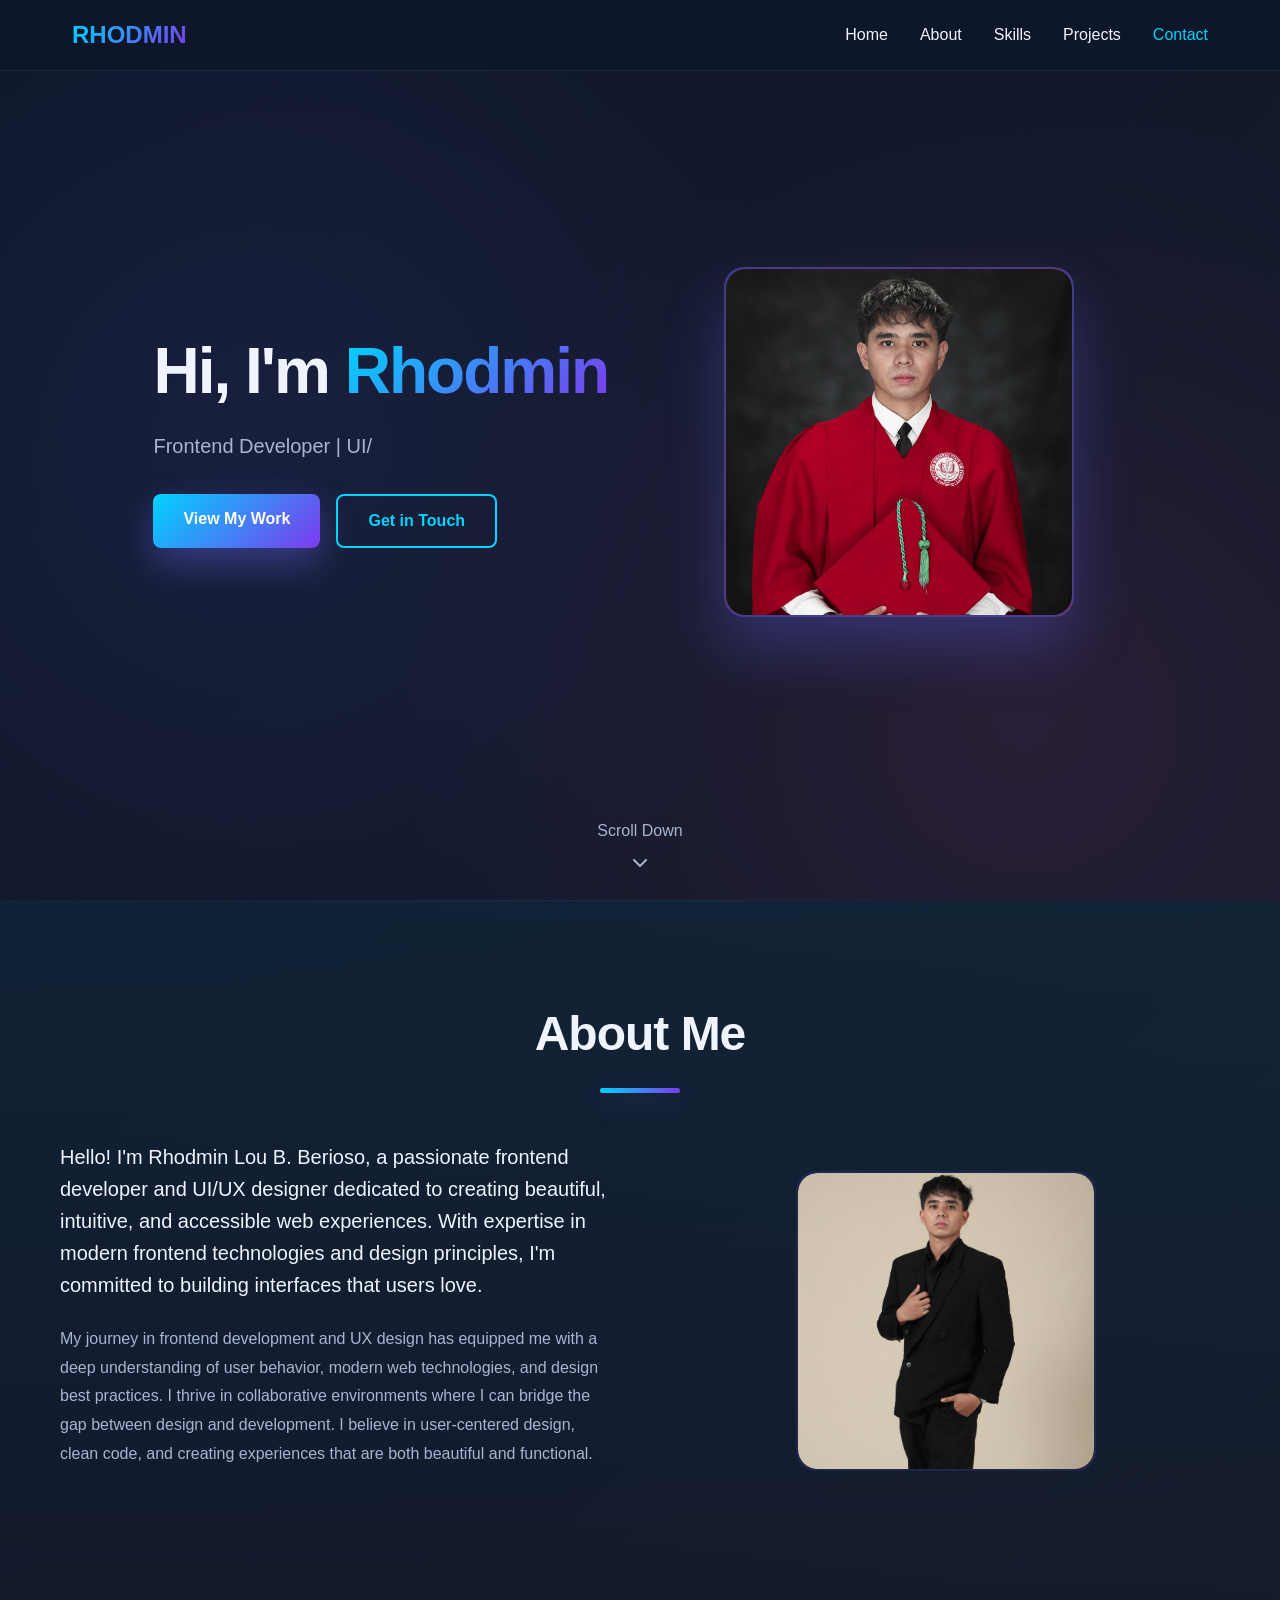
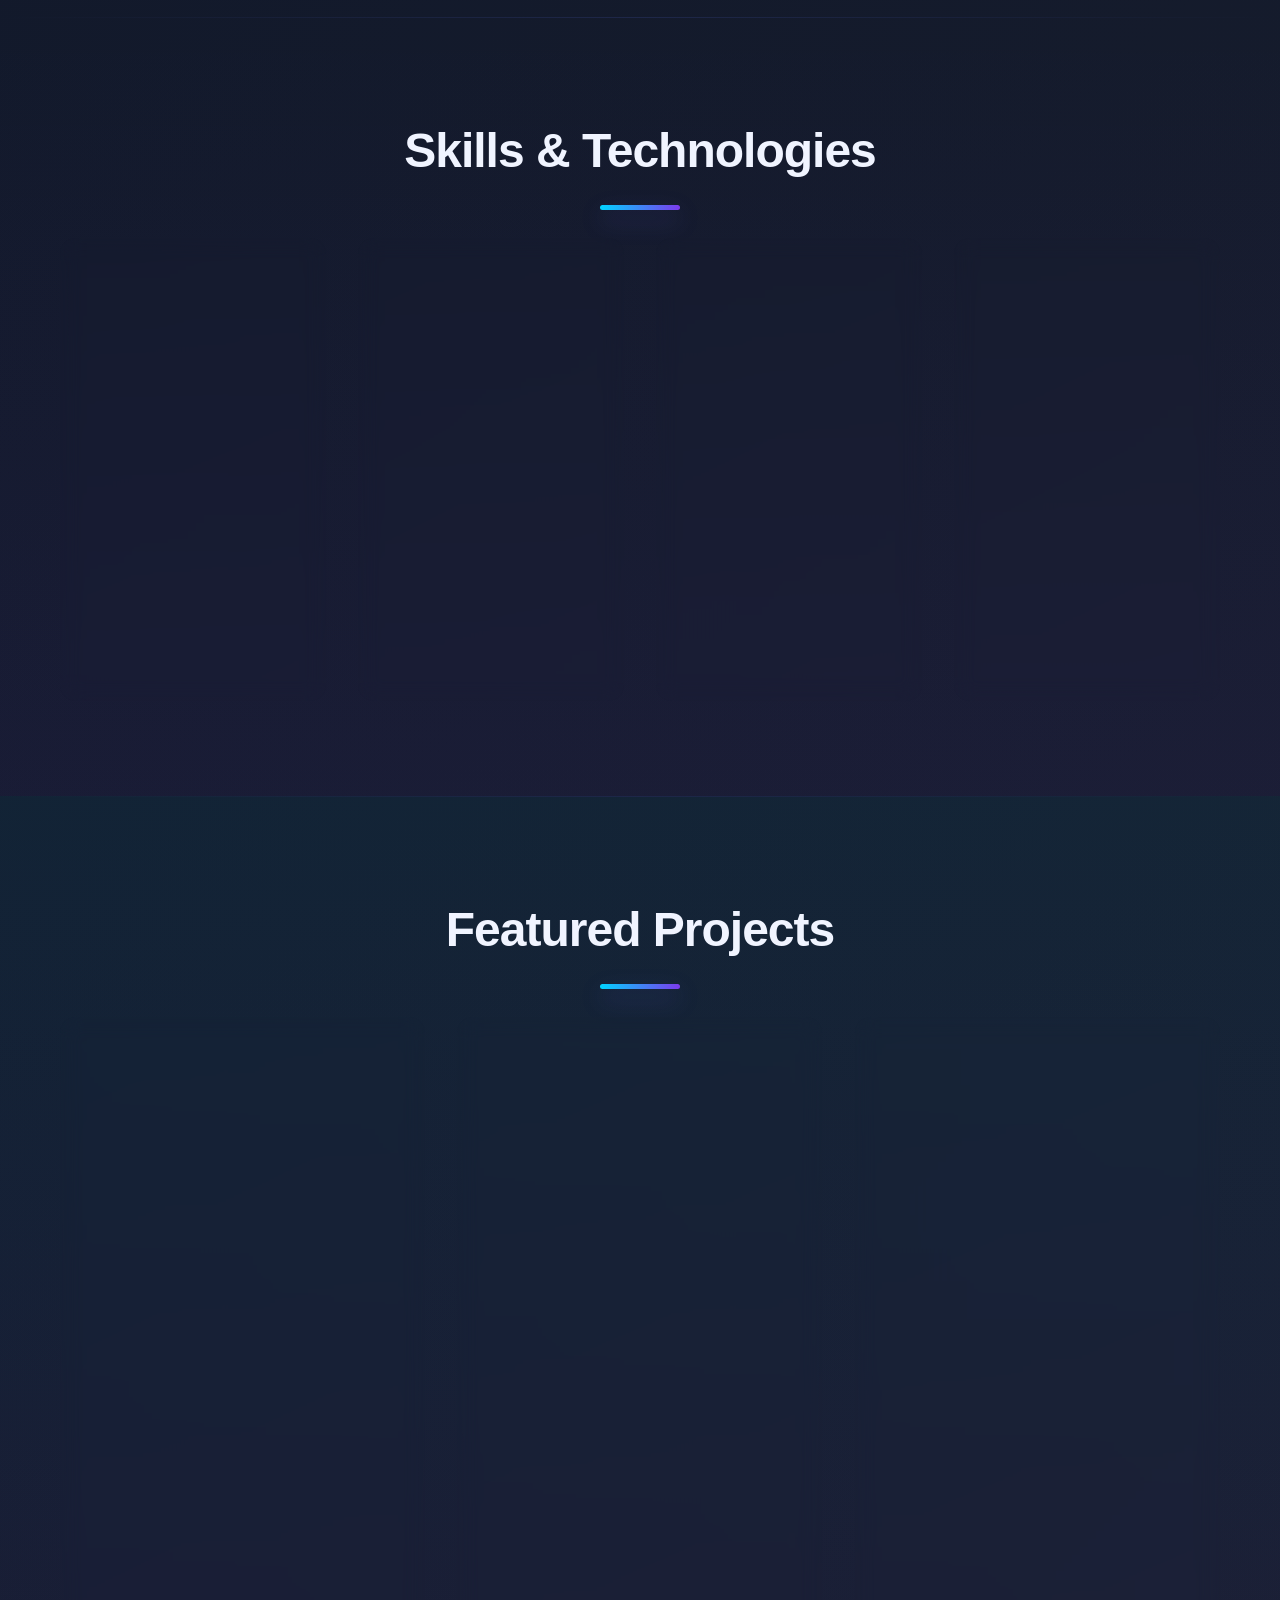
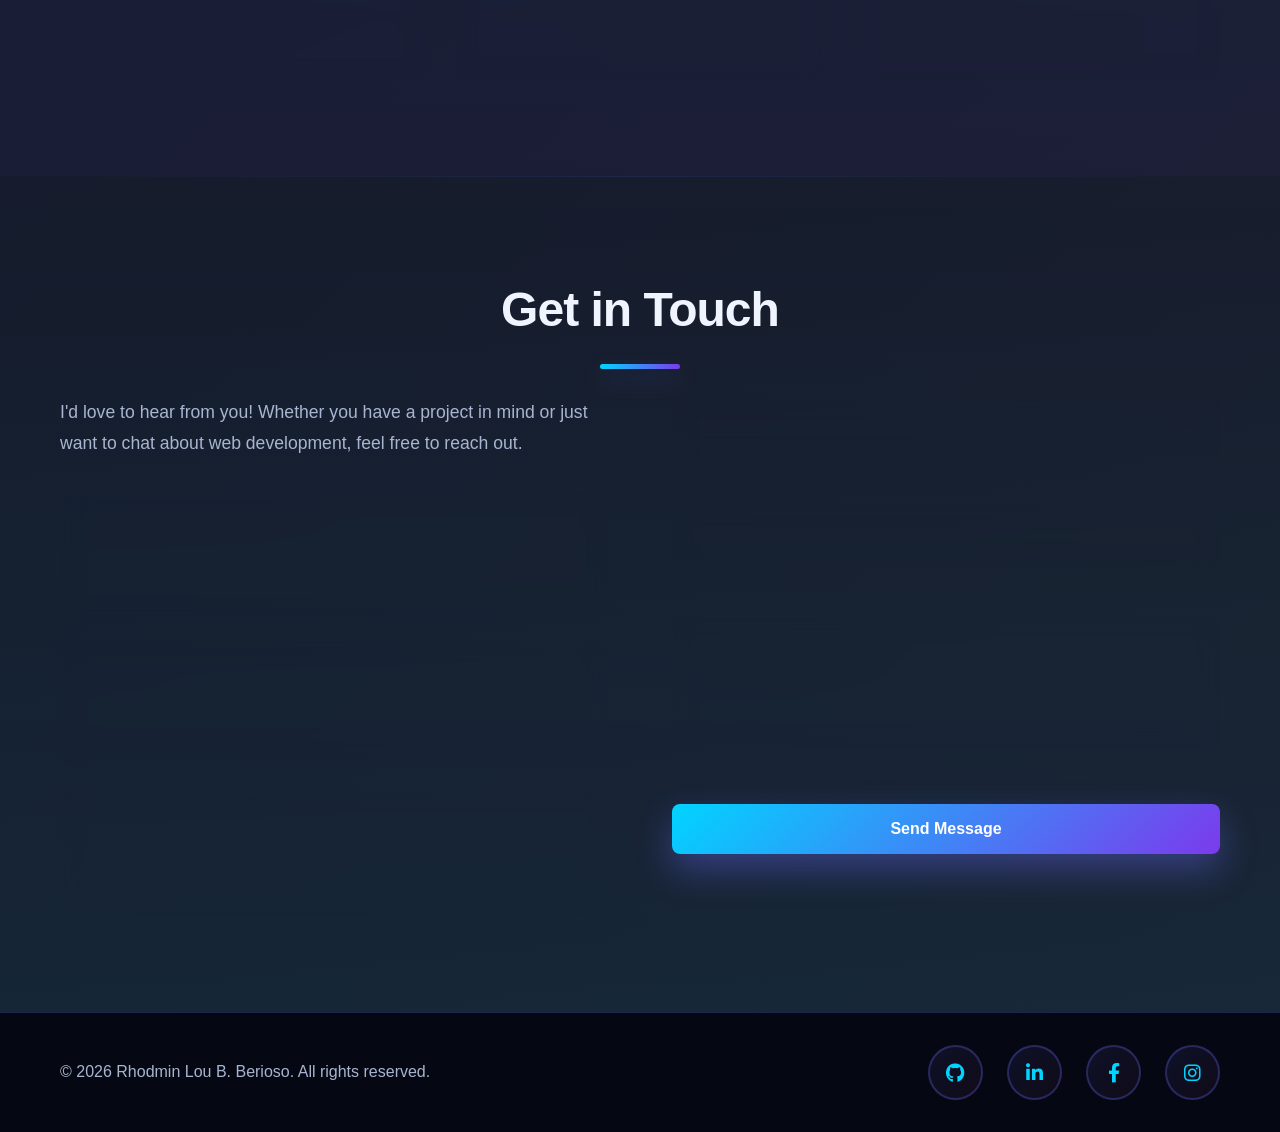
<file: index.html>
<!DOCTYPE html>
<html lang="en">
<head>
    <meta charset="UTF-8">
    <meta name="viewport" content="width=device-width, initial-scale=1.0">
    <title>Rhodmin Lou B. Berioso - Portfolio</title>
    <link rel="stylesheet" href="styles.css">
    <link rel="stylesheet" href="https://cdnjs.cloudflare.com/ajax/libs/font-awesome/6.0.0/css/all.min.css">
</head>
<body>
    <!-- Navigation -->
    <nav class="navbar">
        <div class="nav-container">
            <div class="logo">
                <span class="logo-text">RHODMIN</span>
            </div>
            <div class="hamburger" id="hamburger">
                <span></span>
                <span></span>
                <span></span>
            </div>
            <ul class="nav-menu" id="navMenu">
                <li><a href="#home" class="nav-link">Home</a></li>
                <li><a href="#about" class="nav-link">About</a></li>
                <li><a href="#skills" class="nav-link">Skills</a></li>
                <li><a href="#projects" class="nav-link">Projects</a></li>
                <li><a href="#contact" class="nav-link">Contact</a></li>
            </ul>
        </div>
    </nav>

    <!-- Hero Section -->
    <section id="home" class="hero">
        <div class="hero-content">
            <div class="hero-text">
                <h1 class="hero-title">
                    <span class="word">Hi,</span>
                    <span class="word">I'm</span>
                    <span class="word highlight">Rhodmin</span>
                </h1>
                <p class="hero-subtitle">Frontend Developer | UI/UX Designer | User-Focused Design</p>
                <div class="hero-buttons">
                    <a href="#projects" class="btn btn-primary">View My Work</a>
                    <a href="#contact" class="btn btn-secondary">Get in Touch</a>
                </div>
            </div>
            <div class="hero-illustration">
                <div class="floating-card">
                    <img src="images/1.jpg" alt="Web Development">
                </div>
            </div>
        </div>
        <div class="scroll-down">
            <span>Scroll Down</span>
            <i class="fas fa-chevron-down"></i>
        </div>
    </section>

    <!-- About Section -->
    <section id="about" class="about">
        <div class="container">
            <h2 class="section-title">About Me</h2>
            <div class="about-content">
                <div class="about-text">
                    <p class="about-intro">
                        Hello! I'm Rhodmin Lou B. Berioso, a passionate frontend developer and UI/UX designer dedicated to creating beautiful, intuitive, and accessible web experiences. With expertise in modern frontend technologies and design principles, I'm committed to building interfaces that users love.
                    </p>
                    <p class="about-body">
                        My journey in frontend development and UX design has equipped me with a deep understanding of user behavior, modern web technologies, and design best practices. I thrive in collaborative environments where I can bridge the gap between design and development. I believe in user-centered design, clean code, and creating experiences that are both beautiful and functional.
                    </p>
                   
                </div>
                <div class="about-image">
                    <div class="image-wrapper">
                        <div class="image-placeholder">
                            <img src="images/2.jpg" alt="Profile Picture">
                        </div>
                    </div>
                </div>
            </div>
        </div>
    </section>

    <!-- Skills Section -->
    <section id="skills" class="skills">
        <div class="container">
            <h2 class="section-title">Skills & Technologies</h2>
            <div class="skills-grid">
                <div class="skill-category">
                    <h3><i class="fas fa-laptop-code"></i> Frontend</h3>
                    <div class="skill-items">
                        <span class="skill-tag">HTML5</span>
                        <span class="skill-tag">CSS3</span>
                        <span class="skill-tag">JavaScript</span>
                        <span class="skill-tag">React</span>
                        <span class="skill-tag">Responsive Design</span>
                    </div>
                </div>
                <div class="skill-category">
                    <h3><i class="fas fa-paint-brush"></i> Design Tools</h3>
                    <div class="skill-items">
                        <span class="skill-tag">Figma</span>
                        <span class="skill-tag">Sketch</span>
                        <span class="skill-tag">Prototyping</span>
                        <span class="skill-tag">User Testing</span>
                    </div>
                </div>
                <div class="skill-category">
                    <h3><i class="fas fa-tools"></i> Development Tools</h3>
                    <div class="skill-items">
                        <span class="skill-tag">Git & GitHub</span>
                        <span class="skill-tag">VS Code</span>
                        <span class="skill-tag">Chrome DevTools</span>
                    </div>
                </div>
                <div class="skill-category">
                    <h3><i class="fas fa-palette"></i> Design Expertise</h3>
                    <div class="skill-items">
                        <span class="skill-tag">User Research</span>
                        <span class="skill-tag">Interaction Design</span>
                        <span class="skill-tag">Visual Design</span>
                        <span class="skill-tag">Design Systems</span>
                        <span class="skill-tag">Responsive Design</span>
                    </div>
                </div>
            </div>
        </div>
    </section>

    <!-- Projects Section -->
    <section id="projects" class="projects">
        <div class="container">
            <h2 class="section-title">Featured Projects</h2>
            <div class="projects-grid">
                <div class="project-card">
                    <div class="project-header">
                        <div class="project-icon">
                            <i class="fas fa-users"></i>
                        </div>
                    </div>
                    <h3>WMSU HR Connect</h3>
                    <p>A comprehensive job hiring and recruitment monitoring system designed for WMSU. Features real-time job posting management, applicant tracking, interview scheduling, and candidate evaluation tools for streamlined recruitment processes.</p>
                    <div class="project-tech">
                        <span>Frontend Development</span>
                        <span>Responsive Design</span>
                        <span>User Interface</span>
                        <span>Interactive Components</span>
                    </div>
                    <a href="https://github.com/Prototyp3html/wmsu-hr-connect" target="_blank" class="project-link">View Project <i class="fas fa-arrow-right"></i></a>
                </div>

                <div class="project-card">
                    <div class="project-header">
                        <div class="project-icon">
                            <i class="fas fa-tooth"></i>
                        </div>
                    </div>
                    <h3>City Smiles Dental Clinic</h3>
                    <p>A professional website for City Smiles Dental Clinic featuring appointment booking, service showcase, and patient information. Designed with a modern, clean aesthetic to build trust and encourage patient engagement.</p>
                    <div class="project-tech">
                        <span>HTML5</span>
                        <span>CSS3</span>
                        <span>JavaScript</span>
                        <span>Responsive Clinic Site</span>
                    </div>
                    <a href="https://github.com/nooniman/CitySmilesRepo" target="_blank" class="project-link">View Project <i class="fas fa-arrow-right"></i></a>
                </div>

                <div class="project-card">
                    <div class="project-header">
                        <div class="project-icon">
                            <i class="fas fa-camera"></i>
                        </div>
                    </div>
                    <h3>Present and Ready</h3>
                    <p>A liveness detection system for facial recognition-based attendance tracking. Utilizes advanced face detection algorithms to ensure authentic attendance by detecting and preventing spoofing attempts. Provides secure and reliable attendance management.</p>
                    <div class="project-tech">
                        <span>Frontend Design</span>
                        <span>Facial Recognition</span>
                        <span>Liveness Detection</span>
                        <span>Attendance System</span>
                    </div>
                    <a href="https://github.com/Guilmarqw/2025-CP_Present-and-Ready" target="_blank" class="project-link">View Project <i class="fas fa-arrow-right"></i></a>
                </div>

    </section>

    <!-- Contact Section -->
    <section id="contact" class="contact">
        <div class="container">
            <h2 class="section-title">Get in Touch</h2>
            <div class="contact-content">
                <div class="contact-info">
                    <p class="contact-intro">I'd love to hear from you! Whether you have a project in mind or just want to chat about web development, feel free to reach out.</p>
                    <div class="contact-methods">
                        <a href="mailto:rhodmin@example.com" class="contact-method">
                            <i class="fas fa-envelope"></i>
                            <div>
                                <h4>Email</h4>
                                <p>rhodminlouberioso@gmail.com</p>
                            </div>
                        </a>
                        <a href="tel:+639263126144" class="contact-method">
                            <i class="fas fa-phone"></i>
                            <div>
                                <h4>Phone</h4>
                                <p>+63 926 312 6144</p>
                            </div>
                        </a>
                        <a href="#" class="contact-method">
                            <i class="fas fa-map-marker-alt"></i>
                            <div>
                                <h4>Location</h4>
                                <p>Zamboanga City, Philippines</p>
                            </div>
                        </a>
                    </div>
                </div>
                <form class="contact-form" id="contactForm">
                    <div class="form-group">
                        <input type="text" id="name" placeholder="Your Name" required>
                        <span class="form-error"></span>
                    </div>
                    <div class="form-group">
                        <input type="email" id="email" placeholder="Your Email" required>
                        <span class="form-error"></span>
                    </div>
                    <div class="form-group">
                        <textarea id="message" placeholder="Your Message" rows="5" required></textarea>
                        <span class="form-error"></span>
                    </div>
                    <button type="submit" class="btn btn-primary">Send Message</button>
                </form>
            </div>
        </div>
    </section>

    <!-- Footer -->
    <footer class="footer">
        <div class="container">
            <div class="footer-content">
                <p>&copy; 2026 Rhodmin Lou B. Berioso. All rights reserved.</p>
                <div class="social-links">
                    <a href="https://github.com/rhody08/Rhodmin-Lou-B.-Berioso" target="_blank" title="GitHub"><i class="fab fa-github"></i></a>
                    <a href="https://www.linkedin.com/in/rhodmin-lou-berioso-874b2a3b0/" target="_blank" title="LinkedIn"><i class="fab fa-linkedin-in"></i></a>
                    <a href="https://www.facebook.com/rhodmin.berioso.5" target="_blank" title="Facebook"><i class="fab fa-facebook-f"></i></a>
                    <a href="https://www.instagram.com/rhodminlouuu/" target="_blank" title="Instagram"><i class="fab fa-instagram"></i></a>
                </div>
            </div>
        </div>
    </footer>

    <script src="script.js"></script>
</body>
</html>
</file>
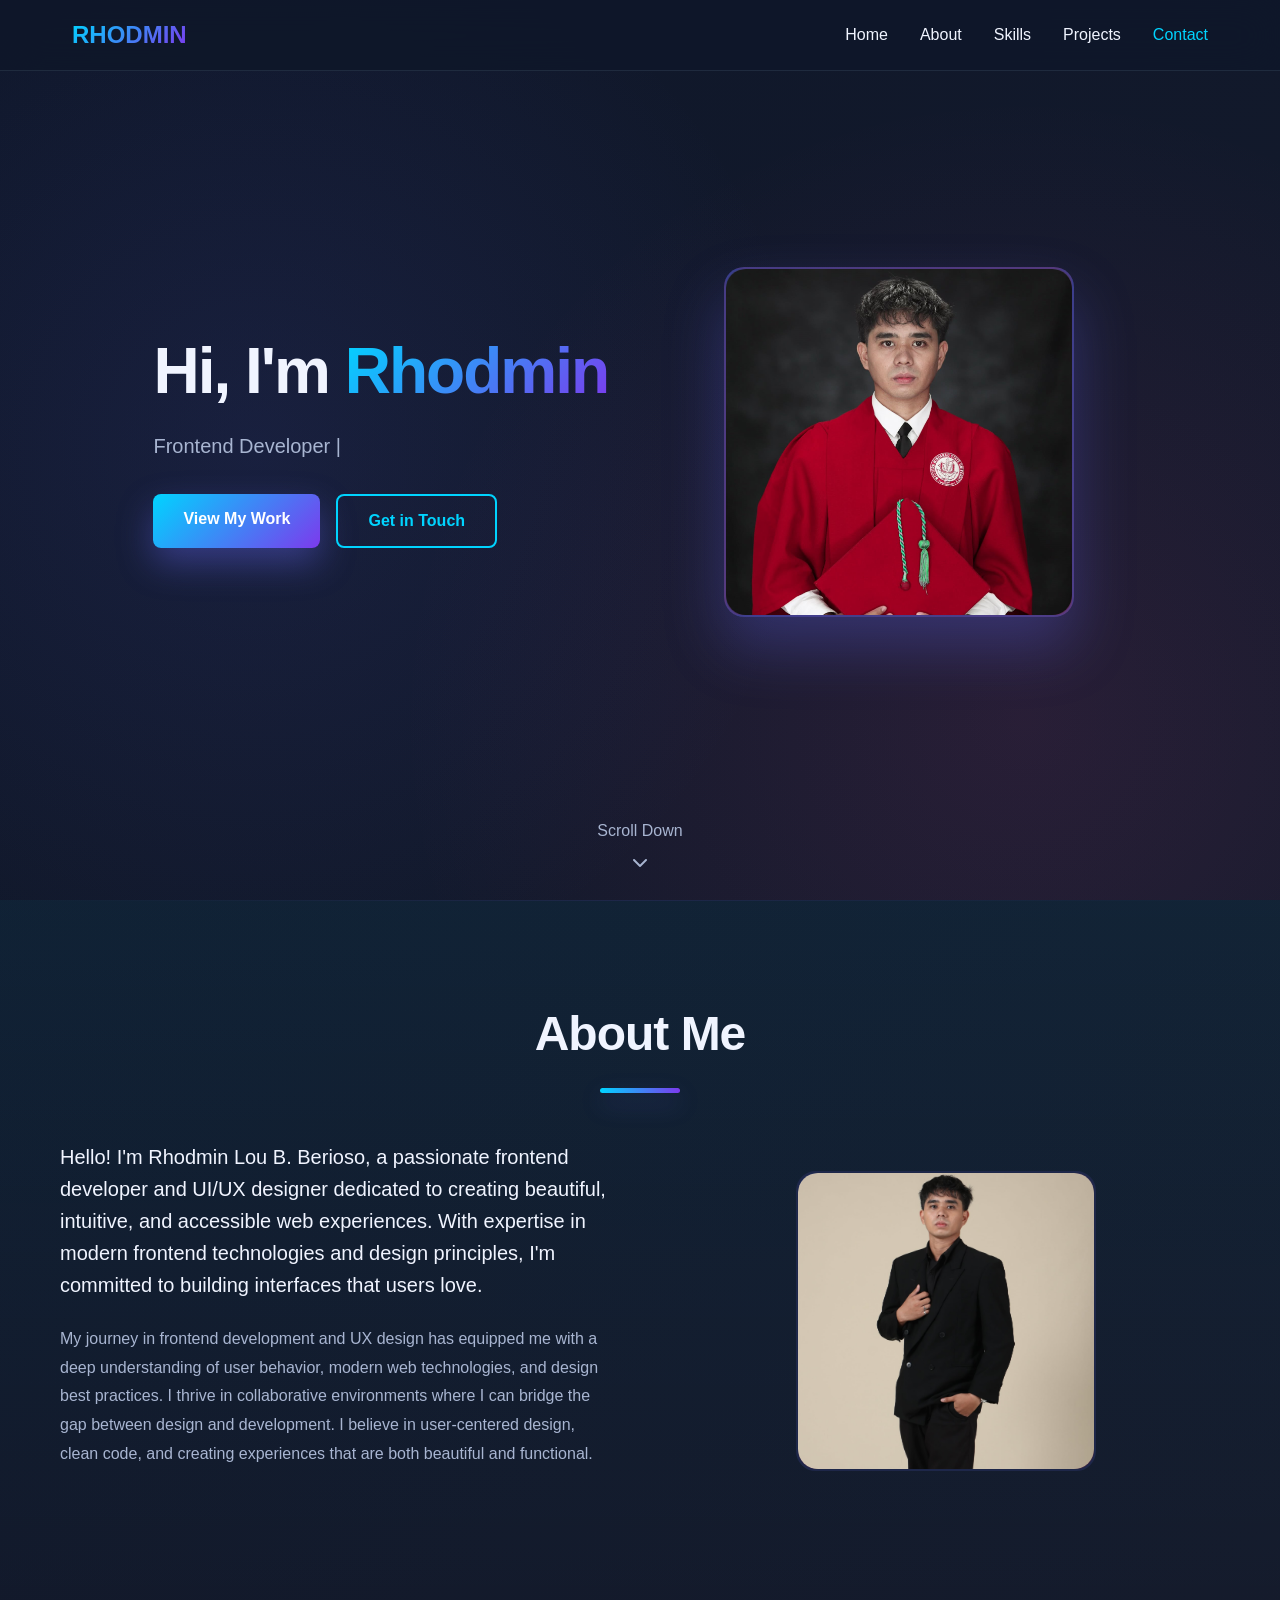
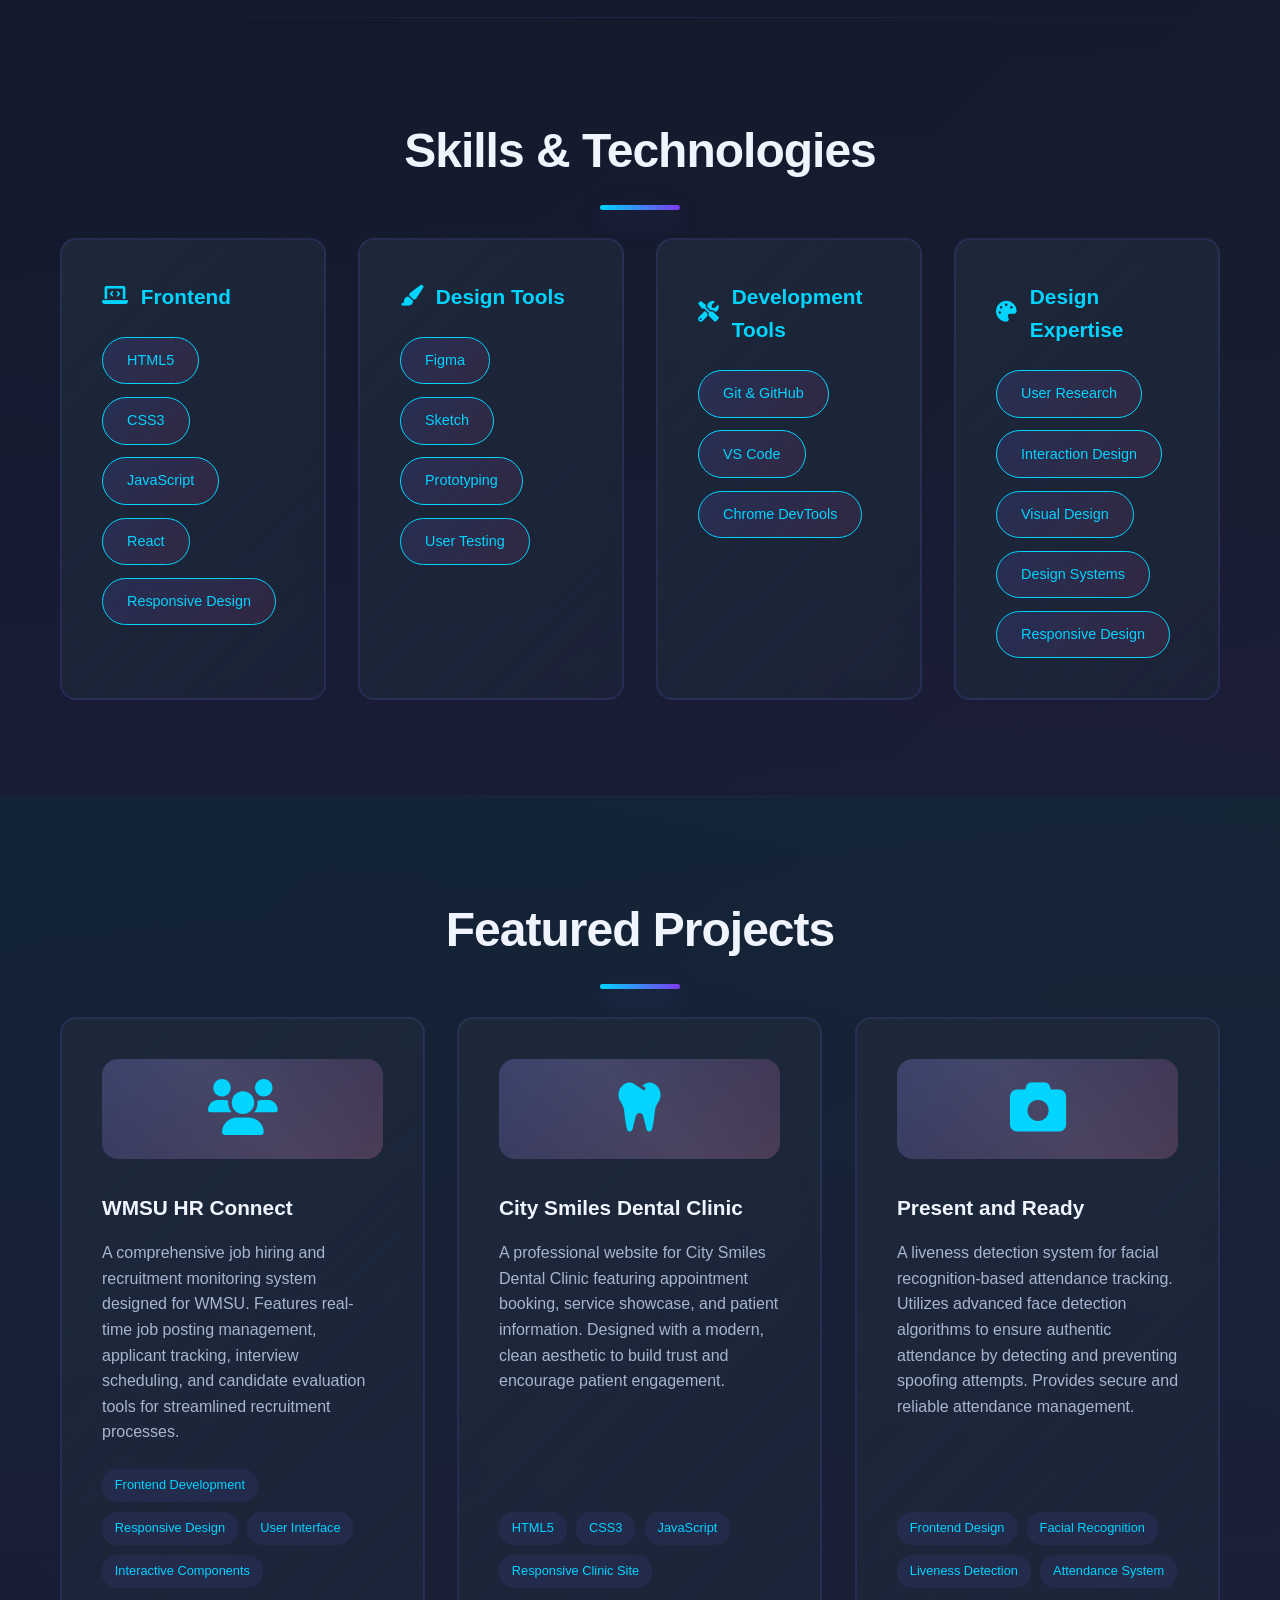
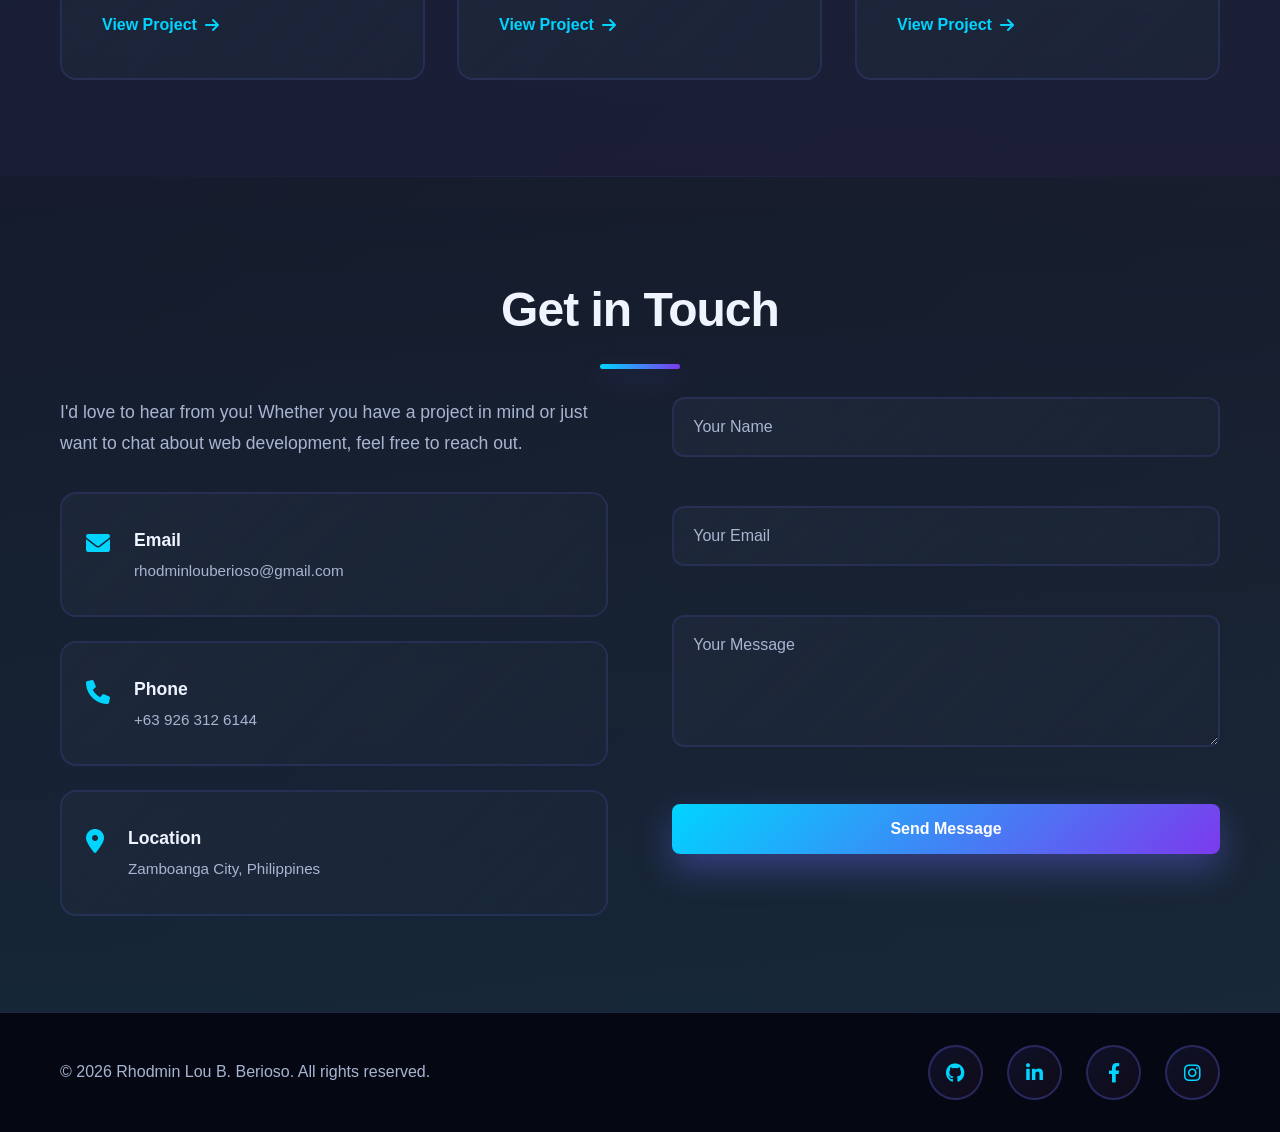
<file: portfolio/index.html>
<!DOCTYPE html>
<html lang="en">
<head>
    <meta charset="UTF-8">
    <meta name="viewport" content="width=device-width, initial-scale=1.0">
    <title>Rhodmin Lou B. Berioso - Portfolio</title>
    <link rel="stylesheet" href="styles.css">
    <link rel="stylesheet" href="https://cdnjs.cloudflare.com/ajax/libs/font-awesome/6.0.0/css/all.min.css">
</head>
<body>
    <!-- Navigation -->
    <nav class="navbar">
        <div class="nav-container">
            <div class="logo">
                <span class="logo-text">RHODMIN</span>
            </div>
            <div class="hamburger" id="hamburger">
                <span></span>
                <span></span>
                <span></span>
            </div>
            <ul class="nav-menu" id="navMenu">
                <li><a href="#home" class="nav-link">Home</a></li>
                <li><a href="#about" class="nav-link">About</a></li>
                <li><a href="#skills" class="nav-link">Skills</a></li>
                <li><a href="#projects" class="nav-link">Projects</a></li>
                <li><a href="#contact" class="nav-link">Contact</a></li>
            </ul>
        </div>
    </nav>

    <!-- Hero Section -->
    <section id="home" class="hero">
        <div class="hero-content">
            <div class="hero-text">
                <h1 class="hero-title">
                    <span class="word">Hi,</span>
                    <span class="word">I'm</span>
                    <span class="word highlight">Rhodmin</span>
                </h1>
                <p class="hero-subtitle">Frontend Developer | UI/UX Designer | User-Focused Design</p>
                <div class="hero-buttons">
                    <a href="#projects" class="btn btn-primary">View My Work</a>
                    <a href="#contact" class="btn btn-secondary">Get in Touch</a>
                </div>
            </div>
            <div class="hero-illustration">
                <div class="floating-card">
                    <img src="../portfolio/images/1.jpg" alt="Web Development">
                </div>
            </div>
        </div>
        <div class="scroll-down">
            <span>Scroll Down</span>
            <i class="fas fa-chevron-down"></i>
        </div>
    </section>

    <!-- About Section -->
    <section id="about" class="about">
        <div class="container">
            <h2 class="section-title">About Me</h2>
            <div class="about-content">
                <div class="about-text">
                    <p class="about-intro">
                        Hello! I'm Rhodmin Lou B. Berioso, a passionate frontend developer and UI/UX designer dedicated to creating beautiful, intuitive, and accessible web experiences. With expertise in modern frontend technologies and design principles, I'm committed to building interfaces that users love.
                    </p>
                    <p class="about-body">
                        My journey in frontend development and UX design has equipped me with a deep understanding of user behavior, modern web technologies, and design best practices. I thrive in collaborative environments where I can bridge the gap between design and development. I believe in user-centered design, clean code, and creating experiences that are both beautiful and functional.
                    </p>
                   
                </div>
                <div class="about-image">
                    <div class="image-wrapper">
                        <div class="image-placeholder">
                            <img src="../portfolio/images/2.jpg" alt="Profile Picture">
                        </div>
                    </div>
                </div>
            </div>
        </div>
    </section>

    <!-- Skills Section -->
    <section id="skills" class="skills">
        <div class="container">
            <h2 class="section-title">Skills & Technologies</h2>
            <div class="skills-grid">
                <div class="skill-category">
                    <h3><i class="fas fa-laptop-code"></i> Frontend</h3>
                    <div class="skill-items">
                        <span class="skill-tag">HTML5</span>
                        <span class="skill-tag">CSS3</span>
                        <span class="skill-tag">JavaScript</span>
                        <span class="skill-tag">React</span>
                        <span class="skill-tag">Responsive Design</span>
                    </div>
                </div>
                <div class="skill-category">
                    <h3><i class="fas fa-paint-brush"></i> Design Tools</h3>
                    <div class="skill-items">
                        <span class="skill-tag">Figma</span>
                        <span class="skill-tag">Sketch</span>
                        <span class="skill-tag">Prototyping</span>
                        <span class="skill-tag">User Testing</span>
                    </div>
                </div>
                <div class="skill-category">
                    <h3><i class="fas fa-tools"></i> Development Tools</h3>
                    <div class="skill-items">
                        <span class="skill-tag">Git & GitHub</span>
                        <span class="skill-tag">VS Code</span>
                        <span class="skill-tag">Chrome DevTools</span>
                    </div>
                </div>
                <div class="skill-category">
                    <h3><i class="fas fa-palette"></i> Design Expertise</h3>
                    <div class="skill-items">
                        <span class="skill-tag">User Research</span>
                        <span class="skill-tag">Interaction Design</span>
                        <span class="skill-tag">Visual Design</span>
                        <span class="skill-tag">Design Systems</span>
                        <span class="skill-tag">Responsive Design</span>
                    </div>
                </div>
            </div>
        </div>
    </section>

    <!-- Projects Section -->
    <section id="projects" class="projects">
        <div class="container">
            <h2 class="section-title">Featured Projects</h2>
            <div class="projects-grid">
                <div class="project-card">
                    <div class="project-header">
                        <div class="project-icon">
                            <i class="fas fa-users"></i>
                        </div>
                    </div>
                    <h3>WMSU HR Connect</h3>
                    <p>A comprehensive job hiring and recruitment monitoring system designed for WMSU. Features real-time job posting management, applicant tracking, interview scheduling, and candidate evaluation tools for streamlined recruitment processes.</p>
                    <div class="project-tech">
                        <span>Frontend Development</span>
                        <span>Responsive Design</span>
                        <span>User Interface</span>
                        <span>Interactive Components</span>
                    </div>
                    <a href="https://github.com/Prototyp3html/wmsu-hr-connect" target="_blank" class="project-link">View Project <i class="fas fa-arrow-right"></i></a>
                </div>

                <div class="project-card">
                    <div class="project-header">
                        <div class="project-icon">
                            <i class="fas fa-tooth"></i>
                        </div>
                    </div>
                    <h3>City Smiles Dental Clinic</h3>
                    <p>A professional website for City Smiles Dental Clinic featuring appointment booking, service showcase, and patient information. Designed with a modern, clean aesthetic to build trust and encourage patient engagement.</p>
                    <div class="project-tech">
                        <span>HTML5</span>
                        <span>CSS3</span>
                        <span>JavaScript</span>
                        <span>Responsive Clinic Site</span>
                    </div>
                    <a href="https://github.com/nooniman/CitySmilesRepo" target="_blank" class="project-link">View Project <i class="fas fa-arrow-right"></i></a>
                </div>

                <div class="project-card">
                    <div class="project-header">
                        <div class="project-icon">
                            <i class="fas fa-camera"></i>
                        </div>
                    </div>
                    <h3>Present and Ready</h3>
                    <p>A liveness detection system for facial recognition-based attendance tracking. Utilizes advanced face detection algorithms to ensure authentic attendance by detecting and preventing spoofing attempts. Provides secure and reliable attendance management.</p>
                    <div class="project-tech">
                        <span>Frontend Design</span>
                        <span>Facial Recognition</span>
                        <span>Liveness Detection</span>
                        <span>Attendance System</span>
                    </div>
                    <a href="https://github.com/Guilmarqw/2025-CP_Present-and-Ready" target="_blank" class="project-link">View Project <i class="fas fa-arrow-right"></i></a>
                </div>

    </section>

    <!-- Contact Section -->
    <section id="contact" class="contact">
        <div class="container">
            <h2 class="section-title">Get in Touch</h2>
            <div class="contact-content">
                <div class="contact-info">
                    <p class="contact-intro">I'd love to hear from you! Whether you have a project in mind or just want to chat about web development, feel free to reach out.</p>
                    <div class="contact-methods">
                        <a href="mailto:rhodmin@example.com" class="contact-method">
                            <i class="fas fa-envelope"></i>
                            <div>
                                <h4>Email</h4>
                                <p>rhodminlouberioso@gmail.com</p>
                            </div>
                        </a>
                        <a href="tel:+639263126144" class="contact-method">
                            <i class="fas fa-phone"></i>
                            <div>
                                <h4>Phone</h4>
                                <p>+63 926 312 6144</p>
                            </div>
                        </a>
                        <a href="#" class="contact-method">
                            <i class="fas fa-map-marker-alt"></i>
                            <div>
                                <h4>Location</h4>
                                <p>Zamboanga City, Philippines</p>
                            </div>
                        </a>
                    </div>
                </div>
                <form class="contact-form" id="contactForm">
                    <div class="form-group">
                        <input type="text" id="name" placeholder="Your Name" required>
                        <span class="form-error"></span>
                    </div>
                    <div class="form-group">
                        <input type="email" id="email" placeholder="Your Email" required>
                        <span class="form-error"></span>
                    </div>
                    <div class="form-group">
                        <textarea id="message" placeholder="Your Message" rows="5" required></textarea>
                        <span class="form-error"></span>
                    </div>
                    <button type="submit" class="btn btn-primary">Send Message</button>
                </form>
            </div>
        </div>
    </section>

    <!-- Footer -->
    <footer class="footer">
        <div class="container">
            <div class="footer-content">
                <p>&copy; 2026 Rhodmin Lou B. Berioso. All rights reserved.</p>
                <div class="social-links">
                    <a href="https://github.com/rhody08/Rhodmin-Lou-B.-Berioso" target="_blank" title="GitHub"><i class="fab fa-github"></i></a>
                    <a href="https://www.linkedin.com/in/rhodmin-lou-berioso-874b2a3b0/" target="_blank" title="LinkedIn"><i class="fab fa-linkedin-in"></i></a>
                    <a href="https://www.facebook.com/rhodmin.berioso.5" target="_blank" title="Facebook"><i class="fab fa-facebook-f"></i></a>
                    <a href="https://www.instagram.com/rhodminlouuu/" target="_blank" title="Instagram"><i class="fab fa-instagram"></i></a>
                </div>
            </div>
        </div>
    </footer>

    <script src="script.js"></script>
</body>
</html>
</file>
<file: styles.css>
/* ============================
   Variable Definitions
   ============================ */
:root {
    --primary-color: #00d4ff;
    --secondary-color: #7c3aed;
    --accent-color: #f59e0b;
    --dark-bg: #0a0e27;
    --darker-bg: #050812;
    --light-text: #f0f4ff;
    --muted-text: #a8b5d1;
    --card-bg: #141b35;
    --border-color: #1e2749;
    --success-color: #10b981;
    --error-color: #ff6b6b;
    --transition: 0.3s cubic-bezier(0.4, 0, 0.2, 1);
}

/* ============================
   Global Styles
   ============================ */
* {
    margin: 0;
    padding: 0;
    box-sizing: border-box;
}

html {
    scroll-behavior: smooth;
}

body {
    font-family: 'Segoe UI', Tahoma, Geneva, Verdana, sans-serif;
    background: linear-gradient(135deg, #0f172a 0%, #1a1f2e 100%);
    color: var(--light-text);
    line-height: 1.6;
    overflow-x: hidden;
}

.container {
    max-width: 1200px;
    margin: 0 auto;
    padding: 0 20px;
}

/* ============================
   Navigation
   ============================ */
.navbar {
    position: fixed;
    top: 0;
    width: 100%;
    background: rgba(15, 23, 42, 0.92);
    backdrop-filter: blur(20px);
    z-index: 1000;
    border-bottom: 1px solid rgba(99, 102, 241, 0.2);
    animation: slideDown 0.6s ease-out;
    box-shadow: 0 20px 40px rgba(0, 0, 0, 0.3);
}

@keyframes slideDown {
    from {
        transform: translateY(-100%);
        opacity: 0;
    }
    to {
        transform: translateY(0);
        opacity: 1;
    }
}

.nav-container {
    display: flex;
    justify-content: space-between;
    align-items: center;
    padding: 1rem 2rem;
    max-width: 1200px;
    margin: 0 auto;
}

.logo {
    font-size: 1.5rem;
    font-weight: 700;
    color: var(--primary-color);
}

.logo-text {
    background: linear-gradient(135deg, var(--primary-color), var(--secondary-color));
    -webkit-background-clip: text;
    -webkit-text-fill-color: transparent;
    background-clip: text;
}

.nav-menu {
    display: flex;
    list-style: none;
    gap: 2rem;
}

.nav-link {
    color: var(--light-text);
    text-decoration: none;
    transition: color var(--transition);
    position: relative;
    font-weight: 500;
}

.nav-link::after {
    content: '';
    position: absolute;
    bottom: -5px;
    left: 0;
    width: 0;
    height: 2px;
    background: linear-gradient(90deg, var(--primary-color), var(--secondary-color));
    transition: width var(--transition);
}

.nav-link:hover {
    color: var(--primary-color);
}

.nav-link:hover::after {
    width: 100%;
}

.hamburger {
    display: none;
    flex-direction: column;
    cursor: pointer;
    gap: 5px;
}

.hamburger span {
    width: 25px;
    height: 3px;
    background: var(--light-text);
    border-radius: 3px;
    transition: all 0.3s ease;
}

/* ============================
   Hero Section
   ============================ */
.hero {
    min-height: 100vh;
    display: flex;
    align-items: center;
    justify-content: center;
    position: relative;
    padding-top: 80px;
    overflow: hidden;
}

.hero::before {
    content: '';
    position: absolute;
    top: 0;
    left: 0;
    width: 100%;
    height: 100%;
    background: radial-gradient(circle at 20% 50%, rgba(99, 102, 241, 0.1) 0%, transparent 50%),
                radial-gradient(circle at 80% 80%, rgba(236, 72, 153, 0.1) 0%, transparent 50%);
    pointer-events: none;
}

.hero-content {
    display: grid;
    grid-template-columns: 1fr 1fr;
    gap: 4rem;
    align-items: center;
    position: relative;
    z-index: 2;
    animation: fadeInUp 0.8s ease-out;
}

@keyframes fadeInUp {
    from {
        opacity: 0;
        transform: translateY(30px);
    }
    to {
        opacity: 1;
        transform: translateY(0);
    }
}

.hero-text {
    z-index: 2;
}

.hero-title {
    font-size: 4rem;
    font-weight: 800;
    margin-bottom: 1.5rem;
    line-height: 1.1;
    letter-spacing: -2px;
}

.word {
    display: inline-block;
    animation: fadeInDown 0.8s ease-out backwards;
}

.word:nth-child(1) {
    animation-delay: 0.2s;
}

.word:nth-child(2) {
    animation-delay: 0.4s;
}

.word:nth-child(3) {
    animation-delay: 0.6s;
}

@keyframes fadeInDown {
    from {
        opacity: 0;
        transform: translateY(-20px);
    }
    to {
        opacity: 1;
        transform: translateY(0);
    }
}

.highlight {
    background: linear-gradient(135deg, var(--primary-color), var(--secondary-color));
    -webkit-background-clip: text;
    -webkit-text-fill-color: transparent;
    background-clip: text;
}

.hero-subtitle {
    font-size: 1.25rem;
    color: var(--muted-text);
    margin-bottom: 2rem;
    animation: fadeInUp 0.8s ease-out 0.4s backwards;
}

.hero-buttons {
    display: flex;
    gap: 1rem;
    animation: fadeInUp 0.8s ease-out 0.6s backwards;
}

/* ============================
   Buttons
   ============================ */
.btn {
    padding: 12px 30px;
    border: none;
    border-radius: 8px;
    font-size: 1rem;
    font-weight: 600;
    cursor: pointer;
    transition: all var(--transition);
    text-decoration: none;
    display: inline-block;
}

.btn-primary {
    background: linear-gradient(135deg, var(--primary-color), var(--secondary-color));
    color: white;
    box-shadow: 0 15px 35px rgba(99, 102, 241, 0.4);
    position: relative;
    overflow: hidden;
}

.btn-primary::before {
    content: '';
    position: absolute;
    top: 0;
    left: -100%;
    width: 100%;
    height: 100%;
    background: rgba(255, 255, 255, 0.2);
    transition: left var(--transition);
}

.btn-primary:hover::before {
    left: 100%;
}

.btn-primary:hover {
    transform: translateY(-5px);
    box-shadow: 0 25px 50px rgba(99, 102, 241, 0.5);
}

.btn-secondary {
    background: transparent;
    color: var(--primary-color);
    border: 2px solid var(--primary-color);
    position: relative;
    overflow: hidden;
    z-index: 1;
}

.btn-secondary::before {
    content: '';
    position: absolute;
    top: 0;
    left: -100%;
    width: 100%;
    height: 100%;
    background: var(--primary-color);   
    transition: left var(--transition);
    z-index: -1;
}

.btn-secondary:hover::before {
    left: 0;
}

.btn-secondary:hover {
    color: white;
    transform: translateY(-5px);
    box-shadow: 0 15px 35px rgba(99, 102, 241, 0.3);
}

/* ============================
   Hero Illustration
   ============================ */
.hero-illustration {
    display: flex;
    align-items: center;
    justify-content: center;
    position: relative;
    height: 550px;
}

.floating-card {
    position: relative;
    width: 350px;
    height: 350px;
    background: linear-gradient(135deg, rgba(99, 102, 241, 0.25), rgba(236, 72, 153, 0.25));
    border: 2px solid rgba(99, 102, 241, 0.3);
    border-radius: 20px;
    display: flex;
    align-items: center;
    justify-content: center;
    animation: float 4s ease-in-out infinite;
    backdrop-filter: blur(15px);
    overflow: hidden;
    box-shadow: 0 30px 60px rgba(99, 102, 241, 0.3), inset 0 1px 2px rgba(255, 255, 255, 0.1);
}

.floating-card img {
    width: 100%;
    height: 100%;
    object-fit: cover;
    border-radius: 20px;
}

@keyframes float {
    0%, 100% {
        transform: translateY(0px);
    }
    50% {
        transform: translateY(-20px);
    }
}

.scroll-down {
    position: absolute;
    bottom: 30px;
    left: 50%;
    transform: translateX(-50%);
    display: flex;
    flex-direction: column;
    align-items: center;
    gap: 10px;
    color: var(--muted-text);
    animation: bounce 2s ease-in-out infinite;
}

@keyframes bounce {
    0%, 100% {
        transform: translateX(-50%) translateY(0);
    }
    50% {
        transform: translateX(-50%) translateY(-10px);
    }
}

/* ============================
   Section Styles
   ============================ */
.section-title {
    font-size: 3rem;
    font-weight: 800;
    text-align: center;
    margin-bottom: 3rem;
    position: relative;
    letter-spacing: -1px;
}

.section-title::after {
    content: '';
    position: absolute;
    bottom: -20px;
    left: 50%;
    transform: translateX(-50%);
    width: 80px;
    height: 5px;
    background: linear-gradient(90deg, var(--primary-color), var(--secondary-color));
    border-radius: 3px;
    box-shadow: 0 10px 25px rgba(99, 102, 241, 0.3);
}

section {
    padding: 6rem 0;
    position: relative;
}

section::before {
    content: '';
    position: absolute;
    top: 0;
    left: 0;
    width: 100%;
    height: 1px;
    background: linear-gradient(90deg, transparent, var(--border-color), transparent);
}

/* ============================
   About Section
   ============================ */
.about {
    background: linear-gradient(180deg, rgba(0, 212, 255, 0.05) 0%, transparent 100%);
}

.about-content {
    display: grid;
    grid-template-columns: 1fr 1fr;
    gap: 4rem;
    align-items: center;
}

.about-intro {
    font-size: 1.25rem;
    color: var(--light-text);
    margin-bottom: 1.5rem;
    font-weight: 500;
}

.about-body {
    color: var(--muted-text);
    margin-bottom: 2rem;
    line-height: 1.8;
}

.about-stats {
    display: grid;
    grid-template-columns: repeat(3, 1fr);
    gap: 2rem;
    margin-top: 2.5rem;
}

.stat {
    text-align: center;
    padding: 1.5rem;
    border-radius: 12px;
    border: 1px solid var(--border-color);
    background: rgba(30, 41, 59, 0.5);
    transition: all var(--transition);
    animation: scaleIn 0.6s ease-out backwards;
}

.stat:nth-child(1) {
    animation-delay: 0.2s;
}

.stat:nth-child(2) {
    animation-delay: 0.4s;
}

.stat:nth-child(3) {
    animation-delay: 0.6s;
}

@keyframes scaleIn {
    from {
        opacity: 0;
        transform: scale(0.8);
    }
    to {
        opacity: 1;
        transform: scale(1);
    }
}

.stat:hover {
    border-color: var(--primary-color);
    background: rgba(99, 102, 241, 0.1);
    transform: translateY(-5px);
}

.stat h3 {
    font-size: 2rem;
    color: var(--primary-color);
    margin-bottom: 0.5rem;
}

.stat p {
    color: var(--muted-text);
    font-size: 0.9rem;
}

.image-wrapper {
    position: relative;
    height: 400px;
    display: flex;
    align-items: center;
    justify-content: center;
}

.image-placeholder {
    width: 300px;
    height: 300px;
    border-radius: 20px;
    background: linear-gradient(135deg, rgba(99, 102, 241, 0.2), rgba(236, 72, 153, 0.2));
    border: 2px solid var(--border-color);
    display: flex;
    align-items: center;
    justify-content: center;
    overflow: hidden;
}

.image-placeholder img {
    width: 100%;
    height: 100%;
    object-fit: cover;
    border-radius: 20px;
}

/* ============================
   Skills Section
   ============================ */
.skills {
    background: linear-gradient(180deg, transparent 0%, rgba(124, 58, 237, 0.05) 100%);
}

.skills-grid {
    display: grid;
    grid-template-columns: repeat(auto-fit, minmax(250px, 1fr));
    gap: 2rem;
}

.skill-category {
    padding: 2.5rem;
    border: 2px solid rgba(99, 102, 241, 0.15);
    border-radius: 16px;
    background: linear-gradient(135deg, rgba(30, 41, 59, 0.9), rgba(30, 41, 59, 0.5));
    transition: all var(--transition);
    animation: slideInUp 0.6s ease-out backwards;
    backdrop-filter: blur(10px);
    position: relative;
    overflow: hidden;
}

.skill-category:nth-child(1) {
    animation-delay: 0.1s;
}

.skill-category:nth-child(2) {
    animation-delay: 0.2s;
}

.skill-category:nth-child(3) {
    animation-delay: 0.3s;
}

.skill-category:nth-child(4) {
    animation-delay: 0.4s;
}

@keyframes slideInUp {
    from {
        opacity: 0;
        transform: translateY(30px);
    }
    to {
        opacity: 1;
        transform: translateY(0);
    }
}

.skill-category:hover {
    border-color: var(--primary-color);
    background: linear-gradient(135deg, rgba(99, 102, 241, 0.2), rgba(236, 72, 153, 0.15));
    transform: translateY(-12px);
    box-shadow: 0 25px 50px rgba(99, 102, 241, 0.25);
}

.skill-category h3 {
    font-size: 1.3rem;
    margin-bottom: 1.5rem;
    display: flex;
    align-items: center;
    gap: 0.8rem;
    color: var(--primary-color);
}

.skill-items {
    display: flex;
    flex-wrap: wrap;
    gap: 0.8rem;
}

.skill-tag {
    display: inline-block;
    padding: 0.7rem 1.5rem;
    background: linear-gradient(135deg, rgba(99, 102, 241, 0.15), rgba(236, 72, 153, 0.1));
    border: 1.5px solid var(--primary-color);
    border-radius: 25px;
    font-size: 0.9rem;
    color: var(--primary-color);
    transition: all var(--transition);
    cursor: default;
}

.skill-tag:hover {
    background: linear-gradient(135deg, var(--primary-color), var(--secondary-color));
    color: white;
    transform: translateY(-3px) scale(1.05);
    box-shadow: 0 12px 25px rgba(99, 102, 241, 0.3);
}

/* ============================
   Projects Section
   ============================ */
.projects {
    background: linear-gradient(180deg, rgba(0, 212, 255, 0.05) 0%, rgba(124, 58, 237, 0.05) 100%);
}

.projects-grid {
    display: grid;
    grid-template-columns: repeat(auto-fit, minmax(320px, 1fr));
    gap: 2rem;
}

.project-card {
    padding: 2.5rem;
    border: 2px solid rgba(99, 102, 241, 0.15);
    border-radius: 16px;
    background: linear-gradient(135deg, rgba(30, 41, 59, 0.9), rgba(30, 41, 59, 0.5));
    transition: all var(--transition);
    animation: fadeInScale 0.6s ease-out backwards;
    display: flex;
    flex-direction: column;
    height: 100%;
    backdrop-filter: blur(10px);
    position: relative;
    overflow: hidden;
}

@keyframes fadeInScale {
    from {
        opacity: 0;
        transform: scale(0.9);
    }
    to {
        opacity: 1;
        transform: scale(1);
    }
}

.project-card:nth-child(1) {
    animation-delay: 0.1s;
}

.project-card:nth-child(2) {
    animation-delay: 0.2s;
}

.project-card:nth-child(3) {
    animation-delay: 0.3s;
}

.project-card:nth-child(4) {
    animation-delay: 0.4s;
}

.project-card:nth-child(5) {
    animation-delay: 0.5s;
}

.project-card:nth-child(6) {
    animation-delay: 0.6s;
}

.project-card:hover {
    border-color: var(--primary-color);
    background: linear-gradient(135deg, rgba(99, 102, 241, 0.2), rgba(236, 72, 153, 0.15));
    transform: translateY(-15px);
    box-shadow: 0 30px 60px rgba(99, 102, 241, 0.3);
}

.project-header {
    display: flex;
    align-items: center;
    justify-content: center;
    height: 100px;
    margin-bottom: 2rem;
    background: linear-gradient(135deg, rgba(99, 102, 241, 0.2), rgba(236, 72, 153, 0.15));
    border-radius: 16px;
    position: relative;
    overflow: hidden;
}

.project-header::before {
    content: '';
    position: absolute;
    width: 200%;
    height: 200%;
    background: linear-gradient(45deg, transparent, rgba(255, 255, 255, 0.1), transparent);
    animation: shimmer 3s infinite;
}

@keyframes shimmer {
    0% { transform: translateX(-100%) translateY(-100%) rotate(45deg); }
    100% { transform: translateX(100%) translateY(100%) rotate(45deg); }
}

.project-icon {
    font-size: 3.5rem;
    color: var(--primary-color);
    transition: all var(--transition);
    position: relative;
    z-index: 2;
}

.project-card:hover .project-icon {
    transform: scale(1.2) rotate(10deg);
    color: var(--secondary-color);
}

.project-card h3 {
    font-size: 1.3rem;
    margin-bottom: 1rem;
    color: var(--light-text);
}

.project-card p {
    color: var(--muted-text);
    margin-bottom: 1.5rem;
    flex-grow: 1;
    line-height: 1.6;
}

.project-tech {
    display: flex;
    flex-wrap: wrap;
    gap: 0.6rem;
    margin-bottom: 1.5rem;
}

.project-tech span {
    font-size: 0.8rem;
    padding: 0.4rem 0.8rem;
    background: rgba(99, 102, 241, 0.1);
    border-radius: 15px;
    color: var(--primary-color);
}

.project-link {
    color: var(--primary-color);
    text-decoration: none;
    font-weight: 600;
    display: inline-flex;
    align-items: center;
    gap: 0.5rem;
    transition: all var(--transition);
}

.project-link:hover {
    color: var(--secondary-color);
    gap: 1rem;
}

/* ============================
   Contact Section
   ============================ */
.contact {
    background: linear-gradient(180deg, transparent 0%, rgba(0, 212, 255, 0.05) 100%);
}

.contact-content {
    display: grid;
    grid-template-columns: 1fr 1fr;
    gap: 4rem;
    align-items: start;
}

.contact-intro {
    font-size: 1.1rem;
    color: var(--muted-text);
    margin-bottom: 2rem;
    line-height: 1.8;
}

.contact-methods {
    display: flex;
    flex-direction: column;
    gap: 1.5rem;
}

.contact-method {
    display: flex;
    gap: 1.5rem;
    align-items: flex-start;
    padding: 2rem 1.5rem;
    border-radius: 16px;
    border: 2px solid rgba(99, 102, 241, 0.15);
    background: linear-gradient(135deg, rgba(30, 41, 59, 0.8), rgba(30, 41, 59, 0.4));
    text-decoration: none;
    color: inherit;
    transition: all var(--transition);
    backdrop-filter: blur(10px);
    position: relative;
    overflow: hidden;
}

.contact-method::before {
    content: '';
    position: absolute;
    top: 0;
    left: -100%;
    width: 100%;
    height: 100%;
    background: linear-gradient(90deg, transparent, rgba(99, 102, 241, 0.1), transparent);
    transition: left var(--transition);
}

.contact-method:hover::before {
    left: 100%;
}

.contact-method:hover {
    border-color: var(--primary-color);
    background: linear-gradient(135deg, rgba(99, 102, 241, 0.2), rgba(236, 72, 153, 0.15));
    transform: translateX(12px);
    box-shadow: 0 20px 40px rgba(99, 102, 241, 0.2);
}

.contact-method i {
    font-size: 1.5rem;
    color: var(--primary-color);
    margin-top: 0.3rem;
}

.contact-method h4 {
    font-size: 1.1rem;
    margin-bottom: 0.3rem;
}

.contact-method p {
    color: var(--muted-text);
    font-size: 0.95rem;
}

/* ============================
   Contact Form
   ============================ */
.contact-form {
    display: flex;
    flex-direction: column;
    gap: 1.5rem;
}

.form-group {
    position: relative;
}

.form-group input,
.form-group textarea {
    width: 100%;
    padding: 1.2rem;
    background: linear-gradient(135deg, rgba(30, 41, 59, 0.8), rgba(30, 41, 59, 0.4));
    border: 2px solid rgba(99, 102, 241, 0.15);
    color: var(--light-text);
    border-radius: 12px;
    font-family: inherit;
    font-size: 1rem;
    transition: all var(--transition);
    backdrop-filter: blur(10px);
}

.form-group input::placeholder,
.form-group textarea::placeholder {
    color: var(--muted-text);
}

.form-group input:focus,
.form-group textarea:focus {
    outline: none;
    border-color: var(--primary-color);
    background: linear-gradient(135deg, rgba(99, 102, 241, 0.1), rgba(236, 72, 153, 0.05));
    box-shadow: 0 0 30px rgba(99, 102, 241, 0.25);
    transform: translateY(-2px);
}

.form-group textarea {
    resize: vertical;
}

.form-error {
    color: var(--error-color);
    font-size: 0.85rem;
    margin-top: 0.3rem;
    display: block;
    min-height: 20px;
}

.contact-form .btn {
    width: 100%;
    padding: 1rem;
    font-size: 1rem;
}

/* ============================
   Footer
   ============================ */
.footer {
    background: var(--darker-bg);
    padding: 2rem 0;
    border-top: 1px solid var(--border-color);
}

.footer-content {
    display: flex;
    justify-content: space-between;
    align-items: center;
    gap: 2rem;
}

.footer-content p {
    color: var(--muted-text);
}

.social-links {
    display: flex;
    gap: 1.5rem;
}

.social-links a {
    display: inline-flex;
    align-items: center;
    justify-content: center;
    width: 55px;
    height: 55px;
    border-radius: 50%;
    border: 2px solid rgba(99, 102, 241, 0.3);
    color: var(--primary-color);
    text-decoration: none;
    transition: all var(--transition);
    background: linear-gradient(135deg, rgba(99, 102, 241, 0.1), rgba(236, 72, 153, 0.05));
    font-size: 1.2rem;
}

.social-links a:hover {
    border-color: var(--primary-color);
    background: linear-gradient(135deg, var(--primary-color), var(--secondary-color));
    color: white;
    transform: translateY(-8px) scale(1.1);
    box-shadow: 0 20px 40px rgba(99, 102, 241, 0.35);
}

/* ============================
   Responsive Design
   ============================ */
@media (max-width: 768px) {
    .nav-menu {
        gap: 1rem;
    }

    .nav-link {
        font-size: 0.9rem;
    }

    .hero-title {
        font-size: 2rem;
    }

    .hero-content {
        grid-template-columns: 1fr;
        gap: 2rem;
    }

    .hero-illustration {
        height: 300px;
    }

    .floating-card {
        width: 200px;
        height: 200px;
    }

    .code-icon {
        font-size: 80px;
    }

    .about-content,
    .contact-content {
        grid-template-columns: 1fr;
    }

    .about-stats {
        grid-template-columns: 1fr;
    }

    .skills-grid {
        grid-template-columns: 1fr;
    }

    .section-title {
        font-size: 2rem;
    }

    .hero-buttons {
        flex-direction: column;
    }

    .btn {
        padding: 10px 20px;
        font-size: 0.9rem;
    }

    .footer-content {
        flex-direction: column;
        text-align: center;
    }
}

@media (max-width: 480px) {
    .nav-container {
        padding: 1rem;
    }

    .nav-menu {
        display: none;
        position: absolute;
        top: 60px;
        left: 0;
        right: 0;
        flex-direction: column;
        background: var(--dark-bg);
        border-bottom: 1px solid var(--border-color);
        padding: 1rem;
        gap: 1rem;
    }

    .nav-menu.active {
        display: flex;
    }

    .hamburger {
        display: flex;
    }

    .hero-title {
        font-size: 1.5rem;
    }

    .hero-subtitle {
        font-size: 1rem;
    }

    .section-title {
        font-size: 1.5rem;
    }

    section {
        padding: 4rem 0;
    }

    .projects-grid,
    .skills-grid {
        grid-template-columns: 1fr;
    }

    .about-stats {
        grid-template-columns: 1fr;
        gap: 1rem;
    }
}
</file>
<file: portfolio/styles.css>
/* ============================
   Variable Definitions
   ============================ */
:root {
    --primary-color: #00d4ff;
    --secondary-color: #7c3aed;
    --accent-color: #f59e0b;
    --dark-bg: #0a0e27;
    --darker-bg: #050812;
    --light-text: #f0f4ff;
    --muted-text: #a8b5d1;
    --card-bg: #141b35;
    --border-color: #1e2749;
    --success-color: #10b981;
    --error-color: #ff6b6b;
    --transition: 0.3s cubic-bezier(0.4, 0, 0.2, 1);
}

/* ============================
   Global Styles
   ============================ */
* {
    margin: 0;
    padding: 0;
    box-sizing: border-box;
}

html {
    scroll-behavior: smooth;
}

body {
    font-family: 'Segoe UI', Tahoma, Geneva, Verdana, sans-serif;
    background: linear-gradient(135deg, #0f172a 0%, #1a1f2e 100%);
    color: var(--light-text);
    line-height: 1.6;
    overflow-x: hidden;
}

.container {
    max-width: 1200px;
    margin: 0 auto;
    padding: 0 20px;
}

/* ============================
   Navigation
   ============================ */
.navbar {
    position: fixed;
    top: 0;
    width: 100%;
    background: rgba(15, 23, 42, 0.92);
    backdrop-filter: blur(20px);
    z-index: 1000;
    border-bottom: 1px solid rgba(99, 102, 241, 0.2);
    animation: slideDown 0.6s ease-out;
    box-shadow: 0 20px 40px rgba(0, 0, 0, 0.3);
}

@keyframes slideDown {
    from {
        transform: translateY(-100%);
        opacity: 0;
    }
    to {
        transform: translateY(0);
        opacity: 1;
    }
}

.nav-container {
    display: flex;
    justify-content: space-between;
    align-items: center;
    padding: 1rem 2rem;
    max-width: 1200px;
    margin: 0 auto;
}

.logo {
    font-size: 1.5rem;
    font-weight: 700;
    color: var(--primary-color);
}

.logo-text {
    background: linear-gradient(135deg, var(--primary-color), var(--secondary-color));
    -webkit-background-clip: text;
    -webkit-text-fill-color: transparent;
    background-clip: text;
}

.nav-menu {
    display: flex;
    list-style: none;
    gap: 2rem;
}

.nav-link {
    color: var(--light-text);
    text-decoration: none;
    transition: color var(--transition);
    position: relative;
    font-weight: 500;
}

.nav-link::after {
    content: '';
    position: absolute;
    bottom: -5px;
    left: 0;
    width: 0;
    height: 2px;
    background: linear-gradient(90deg, var(--primary-color), var(--secondary-color));
    transition: width var(--transition);
}

.nav-link:hover {
    color: var(--primary-color);
}

.nav-link:hover::after {
    width: 100%;
}

.hamburger {
    display: none;
    flex-direction: column;
    cursor: pointer;
    gap: 5px;
}

.hamburger span {
    width: 25px;
    height: 3px;
    background: var(--light-text);
    border-radius: 3px;
    transition: all 0.3s ease;
}

/* ============================
   Hero Section
   ============================ */
.hero {
    min-height: 100vh;
    display: flex;
    align-items: center;
    justify-content: center;
    position: relative;
    padding-top: 80px;
    overflow: hidden;
}

.hero::before {
    content: '';
    position: absolute;
    top: 0;
    left: 0;
    width: 100%;
    height: 100%;
    background: radial-gradient(circle at 20% 50%, rgba(99, 102, 241, 0.1) 0%, transparent 50%),
                radial-gradient(circle at 80% 80%, rgba(236, 72, 153, 0.1) 0%, transparent 50%);
    pointer-events: none;
}

.hero-content {
    display: grid;
    grid-template-columns: 1fr 1fr;
    gap: 4rem;
    align-items: center;
    position: relative;
    z-index: 2;
    animation: fadeInUp 0.8s ease-out;
}

@keyframes fadeInUp {
    from {
        opacity: 0;
        transform: translateY(30px);
    }
    to {
        opacity: 1;
        transform: translateY(0);
    }
}

.hero-text {
    z-index: 2;
}

.hero-title {
    font-size: 4rem;
    font-weight: 800;
    margin-bottom: 1.5rem;
    line-height: 1.1;
    letter-spacing: -2px;
}

.word {
    display: inline-block;
    animation: fadeInDown 0.8s ease-out backwards;
}

.word:nth-child(1) {
    animation-delay: 0.2s;
}

.word:nth-child(2) {
    animation-delay: 0.4s;
}

.word:nth-child(3) {
    animation-delay: 0.6s;
}

@keyframes fadeInDown {
    from {
        opacity: 0;
        transform: translateY(-20px);
    }
    to {
        opacity: 1;
        transform: translateY(0);
    }
}

.highlight {
    background: linear-gradient(135deg, var(--primary-color), var(--secondary-color));
    -webkit-background-clip: text;
    -webkit-text-fill-color: transparent;
    background-clip: text;
}

.hero-subtitle {
    font-size: 1.25rem;
    color: var(--muted-text);
    margin-bottom: 2rem;
    animation: fadeInUp 0.8s ease-out 0.4s backwards;
}

.hero-buttons {
    display: flex;
    gap: 1rem;
    animation: fadeInUp 0.8s ease-out 0.6s backwards;
}

/* ============================
   Buttons
   ============================ */
.btn {
    padding: 12px 30px;
    border: none;
    border-radius: 8px;
    font-size: 1rem;
    font-weight: 600;
    cursor: pointer;
    transition: all var(--transition);
    text-decoration: none;
    display: inline-block;
}

.btn-primary {
    background: linear-gradient(135deg, var(--primary-color), var(--secondary-color));
    color: white;
    box-shadow: 0 15px 35px rgba(99, 102, 241, 0.4);
    position: relative;
    overflow: hidden;
}

.btn-primary::before {
    content: '';
    position: absolute;
    top: 0;
    left: -100%;
    width: 100%;
    height: 100%;
    background: rgba(255, 255, 255, 0.2);
    transition: left var(--transition);
}

.btn-primary:hover::before {
    left: 100%;
}

.btn-primary:hover {
    transform: translateY(-5px);
    box-shadow: 0 25px 50px rgba(99, 102, 241, 0.5);
}

.btn-secondary {
    background: transparent;
    color: var(--primary-color);
    border: 2px solid var(--primary-color);
    position: relative;
    overflow: hidden;
    z-index: 1;
}

.btn-secondary::before {
    content: '';
    position: absolute;
    top: 0;
    left: -100%;
    width: 100%;
    height: 100%;
    background: var(--primary-color);   
    transition: left var(--transition);
    z-index: -1;
}

.btn-secondary:hover::before {
    left: 0;
}

.btn-secondary:hover {
    color: white;
    transform: translateY(-5px);
    box-shadow: 0 15px 35px rgba(99, 102, 241, 0.3);
}

/* ============================
   Hero Illustration
   ============================ */
.hero-illustration {
    display: flex;
    align-items: center;
    justify-content: center;
    position: relative;
    height: 550px;
}

.floating-card {
    position: relative;
    width: 350px;
    height: 350px;
    background: linear-gradient(135deg, rgba(99, 102, 241, 0.25), rgba(236, 72, 153, 0.25));
    border: 2px solid rgba(99, 102, 241, 0.3);
    border-radius: 20px;
    display: flex;
    align-items: center;
    justify-content: center;
    animation: float 4s ease-in-out infinite;
    backdrop-filter: blur(15px);
    overflow: hidden;
    box-shadow: 0 30px 60px rgba(99, 102, 241, 0.3), inset 0 1px 2px rgba(255, 255, 255, 0.1);
}

.floating-card img {
    width: 100%;
    height: 100%;
    object-fit: cover;
    border-radius: 20px;
}

@keyframes float {
    0%, 100% {
        transform: translateY(0px);
    }
    50% {
        transform: translateY(-20px);
    }
}

.scroll-down {
    position: absolute;
    bottom: 30px;
    left: 50%;
    transform: translateX(-50%);
    display: flex;
    flex-direction: column;
    align-items: center;
    gap: 10px;
    color: var(--muted-text);
    animation: bounce 2s ease-in-out infinite;
}

@keyframes bounce {
    0%, 100% {
        transform: translateX(-50%) translateY(0);
    }
    50% {
        transform: translateX(-50%) translateY(-10px);
    }
}

/* ============================
   Section Styles
   ============================ */
.section-title {
    font-size: 3rem;
    font-weight: 800;
    text-align: center;
    margin-bottom: 3rem;
    position: relative;
    letter-spacing: -1px;
}

.section-title::after {
    content: '';
    position: absolute;
    bottom: -20px;
    left: 50%;
    transform: translateX(-50%);
    width: 80px;
    height: 5px;
    background: linear-gradient(90deg, var(--primary-color), var(--secondary-color));
    border-radius: 3px;
    box-shadow: 0 10px 25px rgba(99, 102, 241, 0.3);
}

section {
    padding: 6rem 0;
    position: relative;
}

section::before {
    content: '';
    position: absolute;
    top: 0;
    left: 0;
    width: 100%;
    height: 1px;
    background: linear-gradient(90deg, transparent, var(--border-color), transparent);
}

/* ============================
   About Section
   ============================ */
.about {
    background: linear-gradient(180deg, rgba(0, 212, 255, 0.05) 0%, transparent 100%);
}

.about-content {
    display: grid;
    grid-template-columns: 1fr 1fr;
    gap: 4rem;
    align-items: center;
}

.about-intro {
    font-size: 1.25rem;
    color: var(--light-text);
    margin-bottom: 1.5rem;
    font-weight: 500;
}

.about-body {
    color: var(--muted-text);
    margin-bottom: 2rem;
    line-height: 1.8;
}

.about-stats {
    display: grid;
    grid-template-columns: repeat(3, 1fr);
    gap: 2rem;
    margin-top: 2.5rem;
}

.stat {
    text-align: center;
    padding: 1.5rem;
    border-radius: 12px;
    border: 1px solid var(--border-color);
    background: rgba(30, 41, 59, 0.5);
    transition: all var(--transition);
    animation: scaleIn 0.6s ease-out backwards;
}

.stat:nth-child(1) {
    animation-delay: 0.2s;
}

.stat:nth-child(2) {
    animation-delay: 0.4s;
}

.stat:nth-child(3) {
    animation-delay: 0.6s;
}

@keyframes scaleIn {
    from {
        opacity: 0;
        transform: scale(0.8);
    }
    to {
        opacity: 1;
        transform: scale(1);
    }
}

.stat:hover {
    border-color: var(--primary-color);
    background: rgba(99, 102, 241, 0.1);
    transform: translateY(-5px);
}

.stat h3 {
    font-size: 2rem;
    color: var(--primary-color);
    margin-bottom: 0.5rem;
}

.stat p {
    color: var(--muted-text);
    font-size: 0.9rem;
}

.image-wrapper {
    position: relative;
    height: 400px;
    display: flex;
    align-items: center;
    justify-content: center;
}

.image-placeholder {
    width: 300px;
    height: 300px;
    border-radius: 20px;
    background: linear-gradient(135deg, rgba(99, 102, 241, 0.2), rgba(236, 72, 153, 0.2));
    border: 2px solid var(--border-color);
    display: flex;
    align-items: center;
    justify-content: center;
    overflow: hidden;
}

.image-placeholder img {
    width: 100%;
    height: 100%;
    object-fit: cover;
    border-radius: 20px;
}

/* ============================
   Skills Section
   ============================ */
.skills {
    background: linear-gradient(180deg, transparent 0%, rgba(124, 58, 237, 0.05) 100%);
}

.skills-grid {
    display: grid;
    grid-template-columns: repeat(auto-fit, minmax(250px, 1fr));
    gap: 2rem;
}

.skill-category {
    padding: 2.5rem;
    border: 2px solid rgba(99, 102, 241, 0.15);
    border-radius: 16px;
    background: linear-gradient(135deg, rgba(30, 41, 59, 0.9), rgba(30, 41, 59, 0.5));
    transition: all var(--transition);
    animation: slideInUp 0.6s ease-out backwards;
    backdrop-filter: blur(10px);
    position: relative;
    overflow: hidden;
}

.skill-category:nth-child(1) {
    animation-delay: 0.1s;
}

.skill-category:nth-child(2) {
    animation-delay: 0.2s;
}

.skill-category:nth-child(3) {
    animation-delay: 0.3s;
}

.skill-category:nth-child(4) {
    animation-delay: 0.4s;
}

@keyframes slideInUp {
    from {
        opacity: 0;
        transform: translateY(30px);
    }
    to {
        opacity: 1;
        transform: translateY(0);
    }
}

.skill-category:hover {
    border-color: var(--primary-color);
    background: linear-gradient(135deg, rgba(99, 102, 241, 0.2), rgba(236, 72, 153, 0.15));
    transform: translateY(-12px);
    box-shadow: 0 25px 50px rgba(99, 102, 241, 0.25);
}

.skill-category h3 {
    font-size: 1.3rem;
    margin-bottom: 1.5rem;
    display: flex;
    align-items: center;
    gap: 0.8rem;
    color: var(--primary-color);
}

.skill-items {
    display: flex;
    flex-wrap: wrap;
    gap: 0.8rem;
}

.skill-tag {
    display: inline-block;
    padding: 0.7rem 1.5rem;
    background: linear-gradient(135deg, rgba(99, 102, 241, 0.15), rgba(236, 72, 153, 0.1));
    border: 1.5px solid var(--primary-color);
    border-radius: 25px;
    font-size: 0.9rem;
    color: var(--primary-color);
    transition: all var(--transition);
    cursor: default;
}

.skill-tag:hover {
    background: linear-gradient(135deg, var(--primary-color), var(--secondary-color));
    color: white;
    transform: translateY(-3px) scale(1.05);
    box-shadow: 0 12px 25px rgba(99, 102, 241, 0.3);
}

/* ============================
   Projects Section
   ============================ */
.projects {
    background: linear-gradient(180deg, rgba(0, 212, 255, 0.05) 0%, rgba(124, 58, 237, 0.05) 100%);
}

.projects-grid {
    display: grid;
    grid-template-columns: repeat(auto-fit, minmax(320px, 1fr));
    gap: 2rem;
}

.project-card {
    padding: 2.5rem;
    border: 2px solid rgba(99, 102, 241, 0.15);
    border-radius: 16px;
    background: linear-gradient(135deg, rgba(30, 41, 59, 0.9), rgba(30, 41, 59, 0.5));
    transition: all var(--transition);
    animation: fadeInScale 0.6s ease-out backwards;
    display: flex;
    flex-direction: column;
    height: 100%;
    backdrop-filter: blur(10px);
    position: relative;
    overflow: hidden;
}

@keyframes fadeInScale {
    from {
        opacity: 0;
        transform: scale(0.9);
    }
    to {
        opacity: 1;
        transform: scale(1);
    }
}

.project-card:nth-child(1) {
    animation-delay: 0.1s;
}

.project-card:nth-child(2) {
    animation-delay: 0.2s;
}

.project-card:nth-child(3) {
    animation-delay: 0.3s;
}

.project-card:nth-child(4) {
    animation-delay: 0.4s;
}

.project-card:nth-child(5) {
    animation-delay: 0.5s;
}

.project-card:nth-child(6) {
    animation-delay: 0.6s;
}

.project-card:hover {
    border-color: var(--primary-color);
    background: linear-gradient(135deg, rgba(99, 102, 241, 0.2), rgba(236, 72, 153, 0.15));
    transform: translateY(-15px);
    box-shadow: 0 30px 60px rgba(99, 102, 241, 0.3);
}

.project-header {
    display: flex;
    align-items: center;
    justify-content: center;
    height: 100px;
    margin-bottom: 2rem;
    background: linear-gradient(135deg, rgba(99, 102, 241, 0.2), rgba(236, 72, 153, 0.15));
    border-radius: 16px;
    position: relative;
    overflow: hidden;
}

.project-header::before {
    content: '';
    position: absolute;
    width: 200%;
    height: 200%;
    background: linear-gradient(45deg, transparent, rgba(255, 255, 255, 0.1), transparent);
    animation: shimmer 3s infinite;
}

@keyframes shimmer {
    0% { transform: translateX(-100%) translateY(-100%) rotate(45deg); }
    100% { transform: translateX(100%) translateY(100%) rotate(45deg); }
}

.project-icon {
    font-size: 3.5rem;
    color: var(--primary-color);
    transition: all var(--transition);
    position: relative;
    z-index: 2;
}

.project-card:hover .project-icon {
    transform: scale(1.2) rotate(10deg);
    color: var(--secondary-color);
}

.project-card h3 {
    font-size: 1.3rem;
    margin-bottom: 1rem;
    color: var(--light-text);
}

.project-card p {
    color: var(--muted-text);
    margin-bottom: 1.5rem;
    flex-grow: 1;
    line-height: 1.6;
}

.project-tech {
    display: flex;
    flex-wrap: wrap;
    gap: 0.6rem;
    margin-bottom: 1.5rem;
}

.project-tech span {
    font-size: 0.8rem;
    padding: 0.4rem 0.8rem;
    background: rgba(99, 102, 241, 0.1);
    border-radius: 15px;
    color: var(--primary-color);
}

.project-link {
    color: var(--primary-color);
    text-decoration: none;
    font-weight: 600;
    display: inline-flex;
    align-items: center;
    gap: 0.5rem;
    transition: all var(--transition);
}

.project-link:hover {
    color: var(--secondary-color);
    gap: 1rem;
}

/* ============================
   Contact Section
   ============================ */
.contact {
    background: linear-gradient(180deg, transparent 0%, rgba(0, 212, 255, 0.05) 100%);
}

.contact-content {
    display: grid;
    grid-template-columns: 1fr 1fr;
    gap: 4rem;
    align-items: start;
}

.contact-intro {
    font-size: 1.1rem;
    color: var(--muted-text);
    margin-bottom: 2rem;
    line-height: 1.8;
}

.contact-methods {
    display: flex;
    flex-direction: column;
    gap: 1.5rem;
}

.contact-method {
    display: flex;
    gap: 1.5rem;
    align-items: flex-start;
    padding: 2rem 1.5rem;
    border-radius: 16px;
    border: 2px solid rgba(99, 102, 241, 0.15);
    background: linear-gradient(135deg, rgba(30, 41, 59, 0.8), rgba(30, 41, 59, 0.4));
    text-decoration: none;
    color: inherit;
    transition: all var(--transition);
    backdrop-filter: blur(10px);
    position: relative;
    overflow: hidden;
}

.contact-method::before {
    content: '';
    position: absolute;
    top: 0;
    left: -100%;
    width: 100%;
    height: 100%;
    background: linear-gradient(90deg, transparent, rgba(99, 102, 241, 0.1), transparent);
    transition: left var(--transition);
}

.contact-method:hover::before {
    left: 100%;
}

.contact-method:hover {
    border-color: var(--primary-color);
    background: linear-gradient(135deg, rgba(99, 102, 241, 0.2), rgba(236, 72, 153, 0.15));
    transform: translateX(12px);
    box-shadow: 0 20px 40px rgba(99, 102, 241, 0.2);
}

.contact-method i {
    font-size: 1.5rem;
    color: var(--primary-color);
    margin-top: 0.3rem;
}

.contact-method h4 {
    font-size: 1.1rem;
    margin-bottom: 0.3rem;
}

.contact-method p {
    color: var(--muted-text);
    font-size: 0.95rem;
}

/* ============================
   Contact Form
   ============================ */
.contact-form {
    display: flex;
    flex-direction: column;
    gap: 1.5rem;
}

.form-group {
    position: relative;
}

.form-group input,
.form-group textarea {
    width: 100%;
    padding: 1.2rem;
    background: linear-gradient(135deg, rgba(30, 41, 59, 0.8), rgba(30, 41, 59, 0.4));
    border: 2px solid rgba(99, 102, 241, 0.15);
    color: var(--light-text);
    border-radius: 12px;
    font-family: inherit;
    font-size: 1rem;
    transition: all var(--transition);
    backdrop-filter: blur(10px);
}

.form-group input::placeholder,
.form-group textarea::placeholder {
    color: var(--muted-text);
}

.form-group input:focus,
.form-group textarea:focus {
    outline: none;
    border-color: var(--primary-color);
    background: linear-gradient(135deg, rgba(99, 102, 241, 0.1), rgba(236, 72, 153, 0.05));
    box-shadow: 0 0 30px rgba(99, 102, 241, 0.25);
    transform: translateY(-2px);
}

.form-group textarea {
    resize: vertical;
}

.form-error {
    color: var(--error-color);
    font-size: 0.85rem;
    margin-top: 0.3rem;
    display: block;
    min-height: 20px;
}

.contact-form .btn {
    width: 100%;
    padding: 1rem;
    font-size: 1rem;
}

/* ============================
   Footer
   ============================ */
.footer {
    background: var(--darker-bg);
    padding: 2rem 0;
    border-top: 1px solid var(--border-color);
}

.footer-content {
    display: flex;
    justify-content: space-between;
    align-items: center;
    gap: 2rem;
}

.footer-content p {
    color: var(--muted-text);
}

.social-links {
    display: flex;
    gap: 1.5rem;
}

.social-links a {
    display: inline-flex;
    align-items: center;
    justify-content: center;
    width: 55px;
    height: 55px;
    border-radius: 50%;
    border: 2px solid rgba(99, 102, 241, 0.3);
    color: var(--primary-color);
    text-decoration: none;
    transition: all var(--transition);
    background: linear-gradient(135deg, rgba(99, 102, 241, 0.1), rgba(236, 72, 153, 0.05));
    font-size: 1.2rem;
}

.social-links a:hover {
    border-color: var(--primary-color);
    background: linear-gradient(135deg, var(--primary-color), var(--secondary-color));
    color: white;
    transform: translateY(-8px) scale(1.1);
    box-shadow: 0 20px 40px rgba(99, 102, 241, 0.35);
}

/* ============================
   Responsive Design
   ============================ */
@media (max-width: 768px) {
    .nav-menu {
        gap: 1rem;
    }

    .nav-link {
        font-size: 0.9rem;
    }

    .hero-title {
        font-size: 2rem;
    }

    .hero-content {
        grid-template-columns: 1fr;
        gap: 2rem;
    }

    .hero-illustration {
        height: 300px;
    }

    .floating-card {
        width: 200px;
        height: 200px;
    }

    .code-icon {
        font-size: 80px;
    }

    .about-content,
    .contact-content {
        grid-template-columns: 1fr;
    }

    .about-stats {
        grid-template-columns: 1fr;
    }

    .skills-grid {
        grid-template-columns: 1fr;
    }

    .section-title {
        font-size: 2rem;
    }

    .hero-buttons {
        flex-direction: column;
    }

    .btn {
        padding: 10px 20px;
        font-size: 0.9rem;
    }

    .footer-content {
        flex-direction: column;
        text-align: center;
    }
}

@media (max-width: 480px) {
    .nav-container {
        padding: 1rem;
    }

    .nav-menu {
        display: none;
        position: absolute;
        top: 60px;
        left: 0;
        right: 0;
        flex-direction: column;
        background: var(--dark-bg);
        border-bottom: 1px solid var(--border-color);
        padding: 1rem;
        gap: 1rem;
    }

    .nav-menu.active {
        display: flex;
    }

    .hamburger {
        display: flex;
    }

    .hero-title {
        font-size: 1.5rem;
    }

    .hero-subtitle {
        font-size: 1rem;
    }

    .section-title {
        font-size: 1.5rem;
    }

    section {
        padding: 4rem 0;
    }

    .projects-grid,
    .skills-grid {
        grid-template-columns: 1fr;
    }

    .about-stats {
        grid-template-columns: 1fr;
        gap: 1rem;
    }
}
</file>
